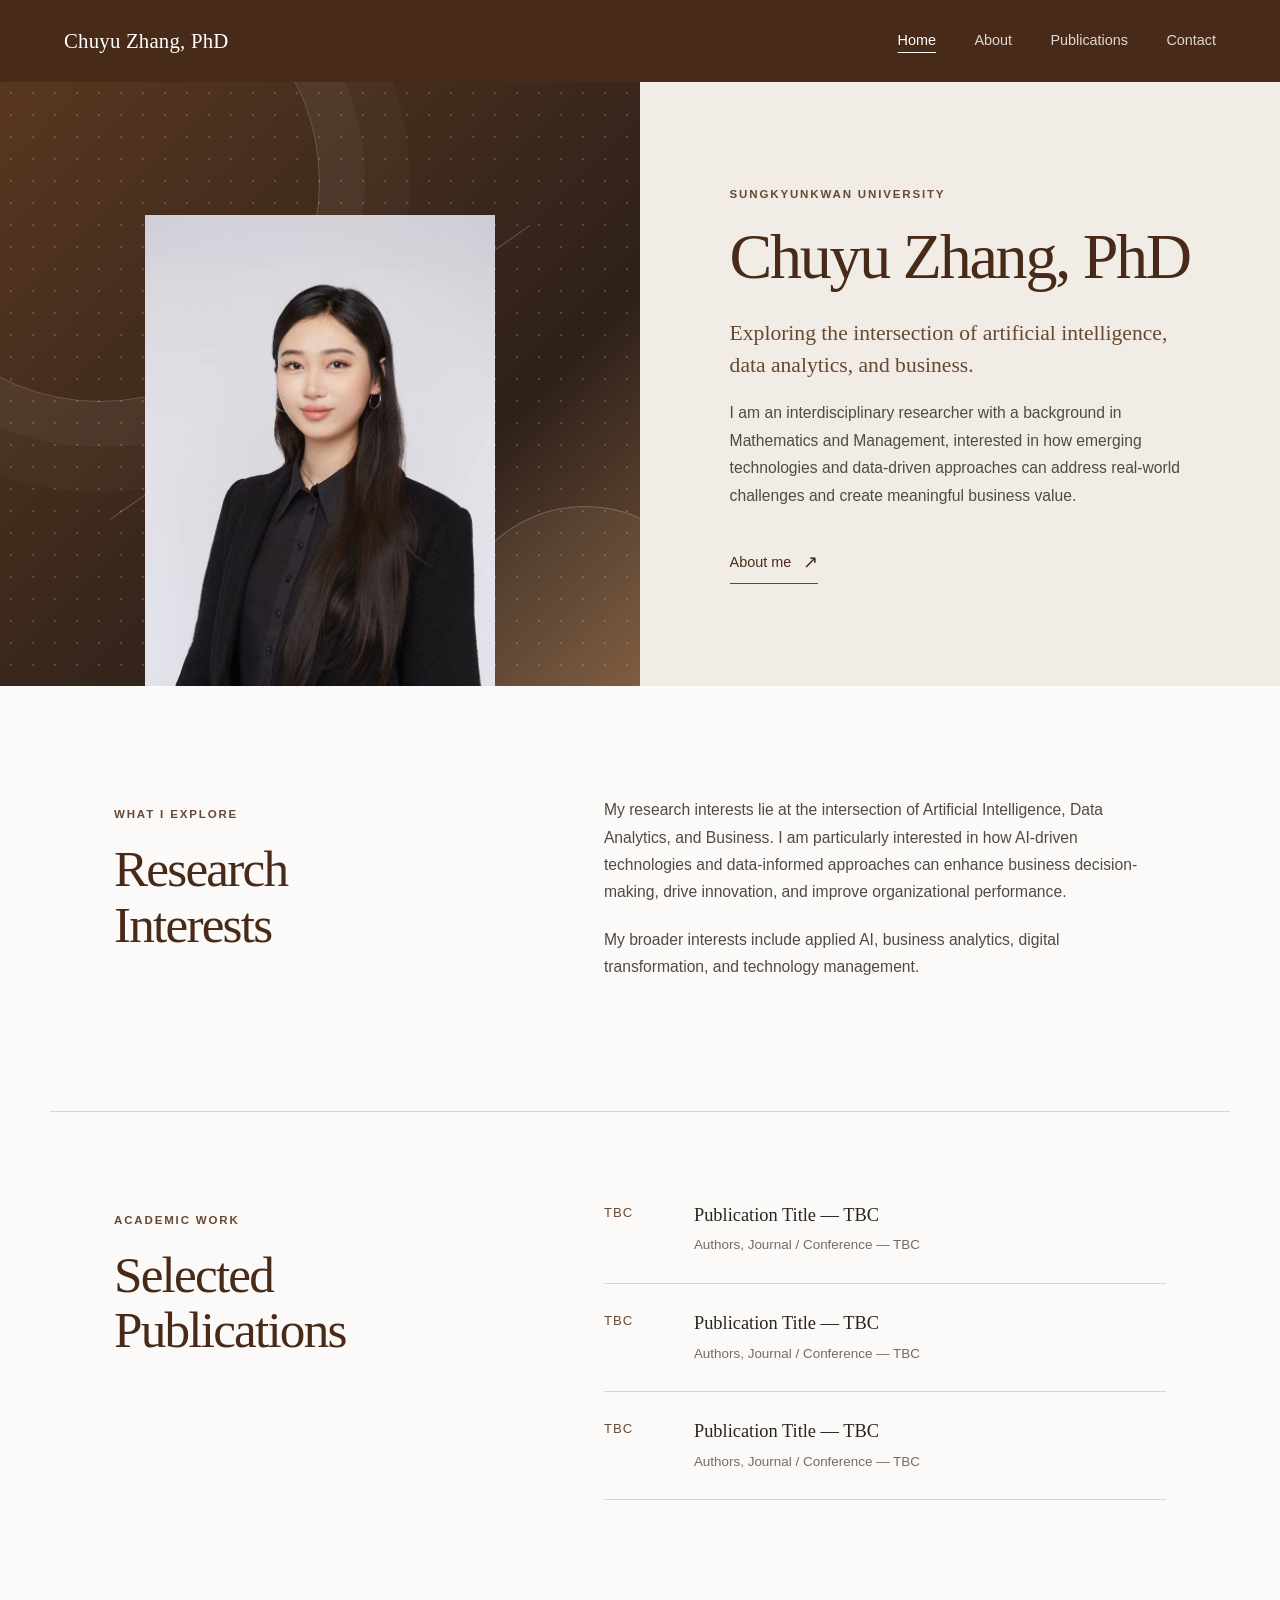
<file: index.html>
<!doctype html>
<html lang="en">
<head>
  <meta charset="utf-8">
  <meta name="viewport" content="width=device-width, initial-scale=1">
  <meta name="description" content="Chuyu Zhang — Applied AI, data analytics, and business.">
  <title>Chuyu Zhang, PhD | Home</title>
  <link rel="stylesheet" href="assets/styles.css">
  <script defer src="assets/site.js"></script>
</head>
<body>
  <header class="site-header">
    <a class="brand" href="index.html">Chuyu Zhang, PhD</a>
    <button class="menu-toggle" aria-label="Toggle navigation" aria-expanded="false">Menu</button>
    <nav class="main-nav" aria-label="Main navigation">
      <a class="active" href="index.html">Home</a>
      <a href="about.html">About</a>
      <a href="publications.html">Publications</a>
      <a href="contact.html">Contact</a>
    </nav>
  </header>

  <main>
    <section class="hero">
      <div class="hero-art" aria-hidden="true">
        <div class="orb orb-one"></div><div class="orb orb-two"></div>
        <div class="hero-lines"></div>
        <img class="hero-portrait" src="assets/home-portrait.jpg" alt="Portrait of Chuyu Zhang">
      </div>
      <div class="hero-copy">
        <p class="eyebrow">Sungkyunkwan University</p>
        <h1>Chuyu Zhang, PhD</h1>
        <p class="hero-lead">Exploring the intersection of artificial intelligence, data analytics, and business.</p>
        <p class="body-copy">I am an interdisciplinary researcher with a background in Mathematics and Management, interested in how emerging technologies and data-driven approaches can address real-world challenges and create meaningful business value.</p>
        <a class="text-link" href="about.html">About me <span aria-hidden="true">↗</span></a>
      </div>
    </section>

    <section class="split-section research-section" id="research-interests">
      <div class="section-heading"><p class="eyebrow">What I explore</p><h2>Research<br>Interests</h2></div>
      <div class="section-content">
        <p>My research interests lie at the intersection of Artificial Intelligence, Data Analytics, and Business. I am particularly interested in how AI-driven technologies and data-informed approaches can enhance business decision-making, drive innovation, and improve organizational performance.</p>
        <p>My broader interests include applied AI, business analytics, digital transformation, and technology management.</p>
      </div>
    </section>
    <section class="home-publications">
      <div class="section-heading"><p class="eyebrow">Academic work</p><h2>Selected<br>Publications</h2></div>
      <div class="publication-list compact">
        <article class="publication-item"><span class="pub-year">TBC</span><div><p class="pub-title">Publication Title — TBC</p><p class="pub-meta">Authors, Journal / Conference — TBC</p></div></article>
        <article class="publication-item"><span class="pub-year">TBC</span><div><p class="pub-title">Publication Title — TBC</p><p class="pub-meta">Authors, Journal / Conference — TBC</p></div></article>
        <article class="publication-item"><span class="pub-year">TBC</span><div><p class="pub-title">Publication Title — TBC</p><p class="pub-meta">Authors, Journal / Conference — TBC</p></div></article>
      </div>
    </section>
  </main>
</body>
</html>
</file>
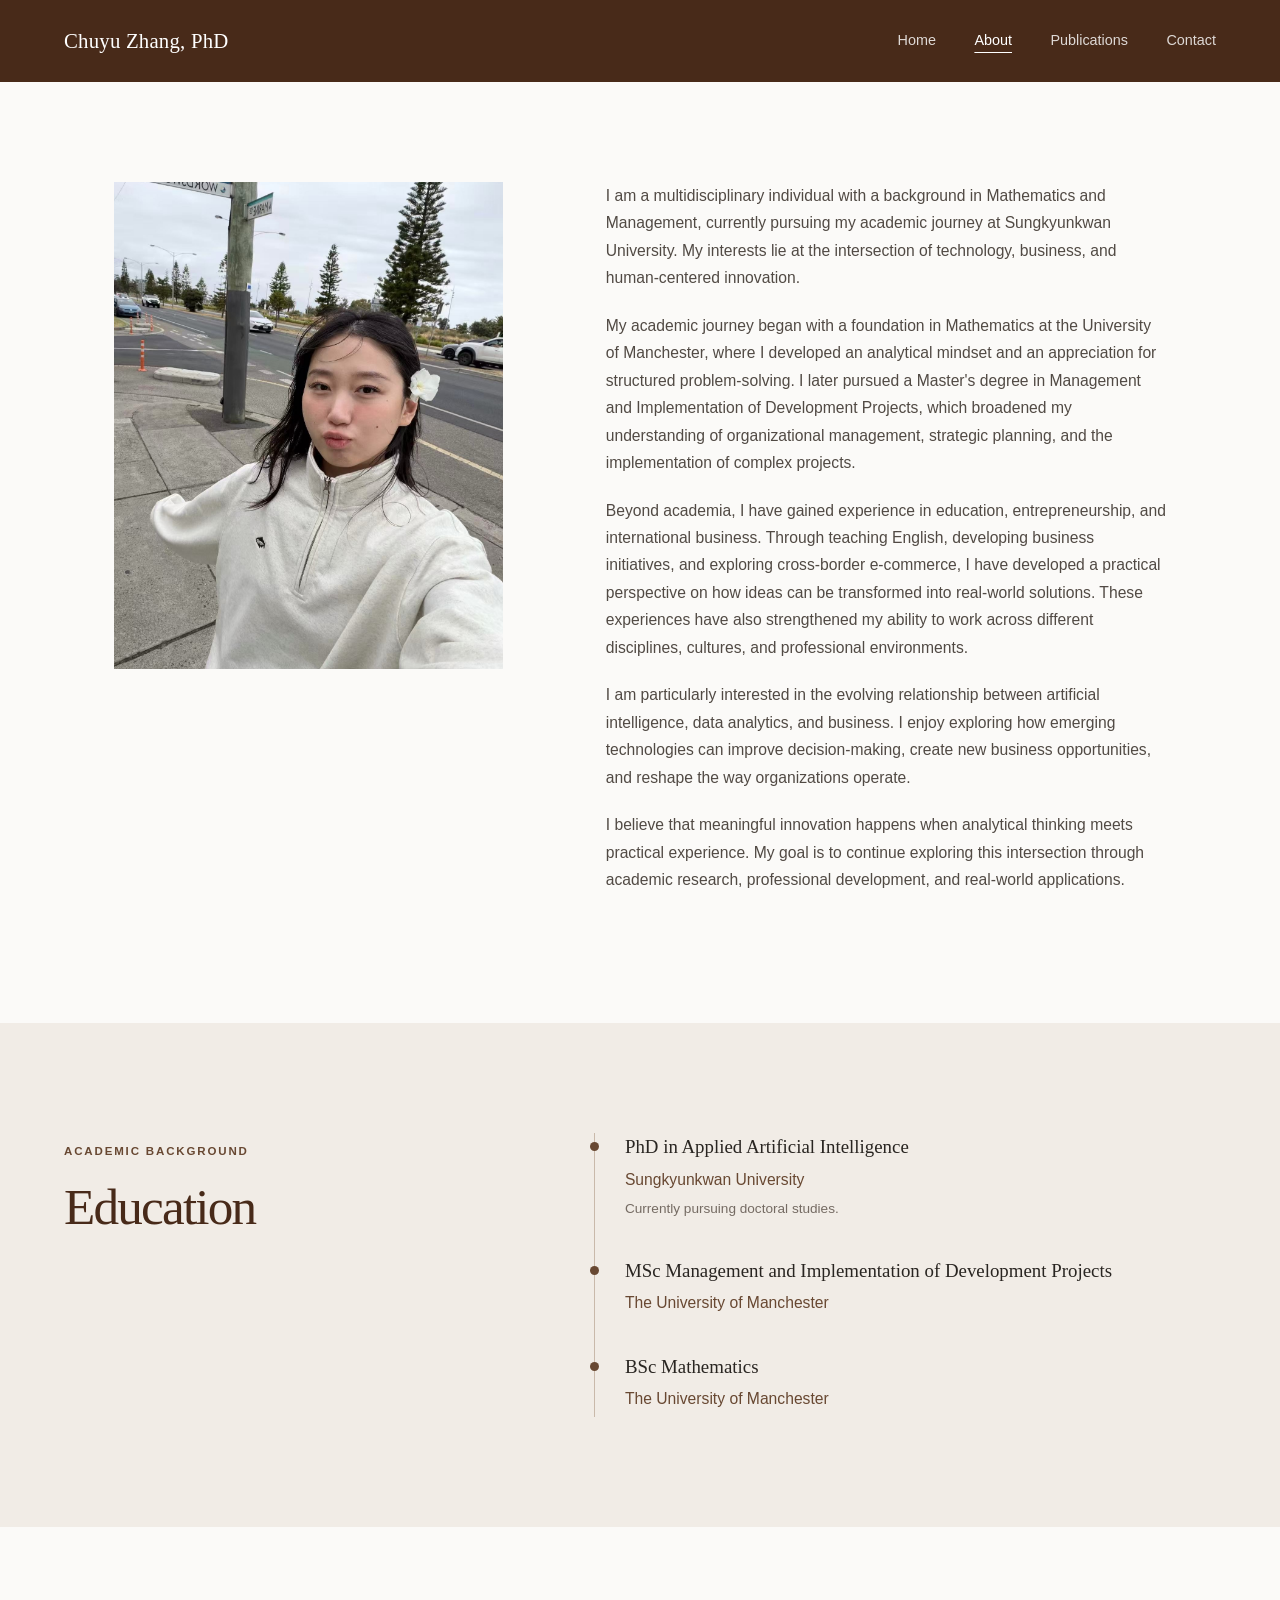
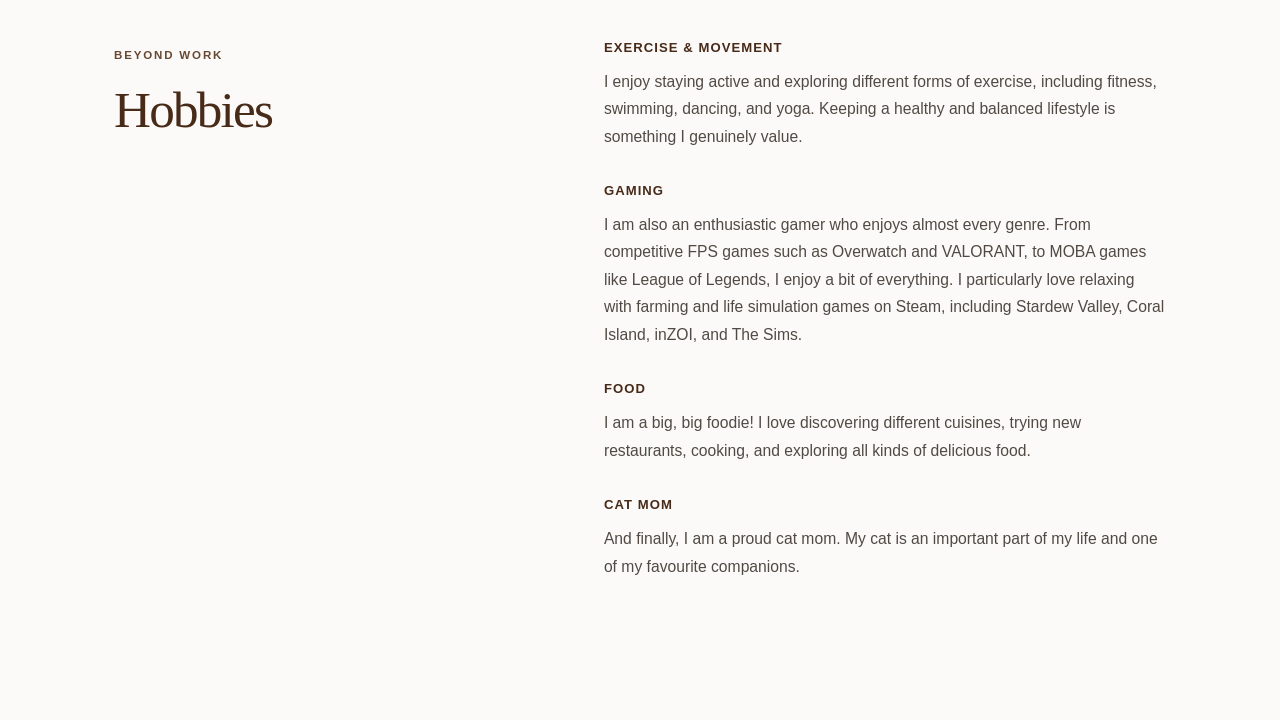
<file: about.html>
<!doctype html>
<html lang="en">
<head>
  <meta charset="utf-8">
  <meta name="viewport" content="width=device-width, initial-scale=1">
  <meta name="description" content="About Chuyu Zhang.">
  <title>Chuyu Zhang, PhD | About</title>
  <link rel="stylesheet" href="assets/styles.css">
  <script defer src="assets/site.js"></script>
</head>
<body>
  <header class="site-header">
    <a class="brand" href="index.html">Chuyu Zhang, PhD</a>
    <button class="menu-toggle" aria-label="Toggle navigation" aria-expanded="false">Menu</button>
    <nav class="main-nav" aria-label="Main navigation">
      <a href="index.html">Home</a><a class="active" href="about.html">About</a><a href="publications.html">Publications</a><a href="contact.html">Contact</a>
    </nav>
  </header>
  <main class="page-main">
    <section class="about-intro about-profile">
      <div class="about-photo-wrap">
        <img class="about-portrait" src="assets/about-portrait.jpg" alt="Chuyu Zhang outdoors">
      </div>
      <div class="section-content about-copy">
        <p>I am a multidisciplinary individual with a background in Mathematics and Management, currently pursuing my academic journey at Sungkyunkwan University. My interests lie at the intersection of technology, business, and human-centered innovation.</p>
        <p>My academic journey began with a foundation in Mathematics at the University of Manchester, where I developed an analytical mindset and an appreciation for structured problem-solving. I later pursued a Master's degree in Management and Implementation of Development Projects, which broadened my understanding of organizational management, strategic planning, and the implementation of complex projects.</p>
        <p>Beyond academia, I have gained experience in education, entrepreneurship, and international business. Through teaching English, developing business initiatives, and exploring cross-border e-commerce, I have developed a practical perspective on how ideas can be transformed into real-world solutions. These experiences have also strengthened my ability to work across different disciplines, cultures, and professional environments.</p>
        <p>I am particularly interested in the evolving relationship between artificial intelligence, data analytics, and business. I enjoy exploring how emerging technologies can improve decision-making, create new business opportunities, and reshape the way organizations operate.</p>
        <p>I believe that meaningful innovation happens when analytical thinking meets practical experience. My goal is to continue exploring this intersection through academic research, professional development, and real-world applications.</p>
      </div>
    </section>

    <section class="split-section education-section">
      <div class="section-heading"><p class="eyebrow">Academic background</p><h2>Education</h2></div>
      <div class="section-content timeline">
        <article class="education-item"><p class="education-degree">PhD in Applied Artificial Intelligence</p><p class="education-school">Sungkyunkwan University</p><p class="education-note">Currently pursuing doctoral studies.</p></article>
        <article class="education-item"><p class="education-degree">MSc Management and Implementation of Development Projects</p><p class="education-school">The University of Manchester</p></article>
        <article class="education-item"><p class="education-degree">BSc Mathematics</p><p class="education-school">The University of Manchester</p></article>
      </div>
    </section>

    <section class="split-section hobbies-section">
      <div class="section-heading"><p class="eyebrow">Beyond work</p><h2>Hobbies</h2></div>
      <div class="section-content">
        <h3 class="hobby-heading">Exercise &amp; Movement</h3>
        <p>I enjoy staying active and exploring different forms of exercise, including fitness, swimming, dancing, and yoga. Keeping a healthy and balanced lifestyle is something I genuinely value.</p>
        <h3 class="hobby-heading">Gaming</h3>
        <p>I am also an enthusiastic gamer who enjoys almost every genre. From competitive FPS games such as Overwatch and VALORANT, to MOBA games like League of Legends, I enjoy a bit of everything. I particularly love relaxing with farming and life simulation games on Steam, including Stardew Valley, Coral Island, inZOI, and The Sims.</p>
        <h3 class="hobby-heading">Food</h3>
        <p>I am a big, big foodie! I love discovering different cuisines, trying new restaurants, cooking, and exploring all kinds of delicious food.</p>
        <h3 class="hobby-heading">Cat Mom</h3>
        <p>And finally, I am a proud cat mom. My cat is an important part of my life and one of my favourite companions.</p>
      </div>
    </section>
  </main>
</body>
</html>
</file>
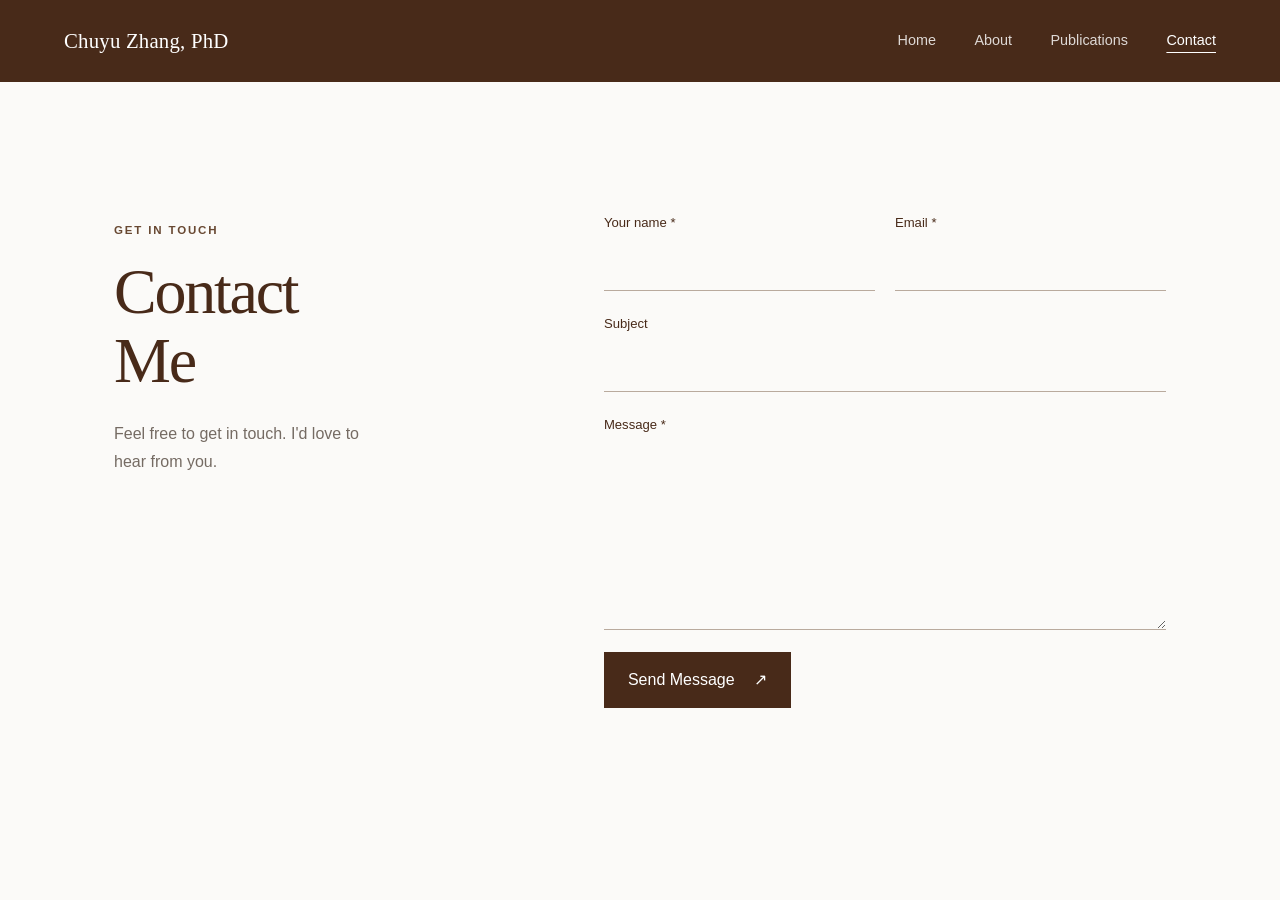
<file: contact.html>
<!doctype html>
<html lang="en">
<head>
  <meta charset="utf-8">
  <meta name="viewport" content="width=device-width, initial-scale=1">
  <meta name="description" content="Contact Chuyu Zhang.">
  <title>Chuyu Zhang, PhD | Contact</title>
  <link rel="stylesheet" href="assets/styles.css">
  <script defer src="assets/site.js"></script>
</head>
<body>
  <header class="site-header">
    <a class="brand" href="index.html">Chuyu Zhang, PhD</a>
    <button class="menu-toggle" aria-label="Toggle navigation" aria-expanded="false">Menu</button>
    <nav class="main-nav" aria-label="Main navigation">
      <a href="index.html">Home</a><a href="about.html">About</a><a href="publications.html">Publications</a><a class="active" href="contact.html">Contact</a>
    </nav>
  </header>
  <main class="page-main">
    <section class="split-section contact-section">
      <div class="section-heading"><p class="eyebrow">Get in touch</p><h1>Contact<br>Me</h1><p class="contact-intro">Feel free to get in touch. I'd love to hear from you.</p></div>
      <div class="section-content">
        <!-- Replace YOUR_FORMSPREE_ID with your Formspree form ID before publishing. -->
        <form class="contact-form" action="https://formspree.io/f/xeaapwgz" method="POST">
          <div class="form-row">
            <label>Your name *<input type="text" name="name" autocomplete="name" required></label>
            <label>Email *<input type="email" name="email" autocomplete="email" required></label>
          </div>
          <label>Subject<input type="text" name="subject"></label>
          <label>Message *<textarea name="message" rows="7" required></textarea></label>
          <button class="submit-button" type="submit">Send Message <span aria-hidden="true">↗</span></button>
          <p class="form-note"></p>
        </form>
      </div>
    </section>
  </main>
</body>
</html>
</file>
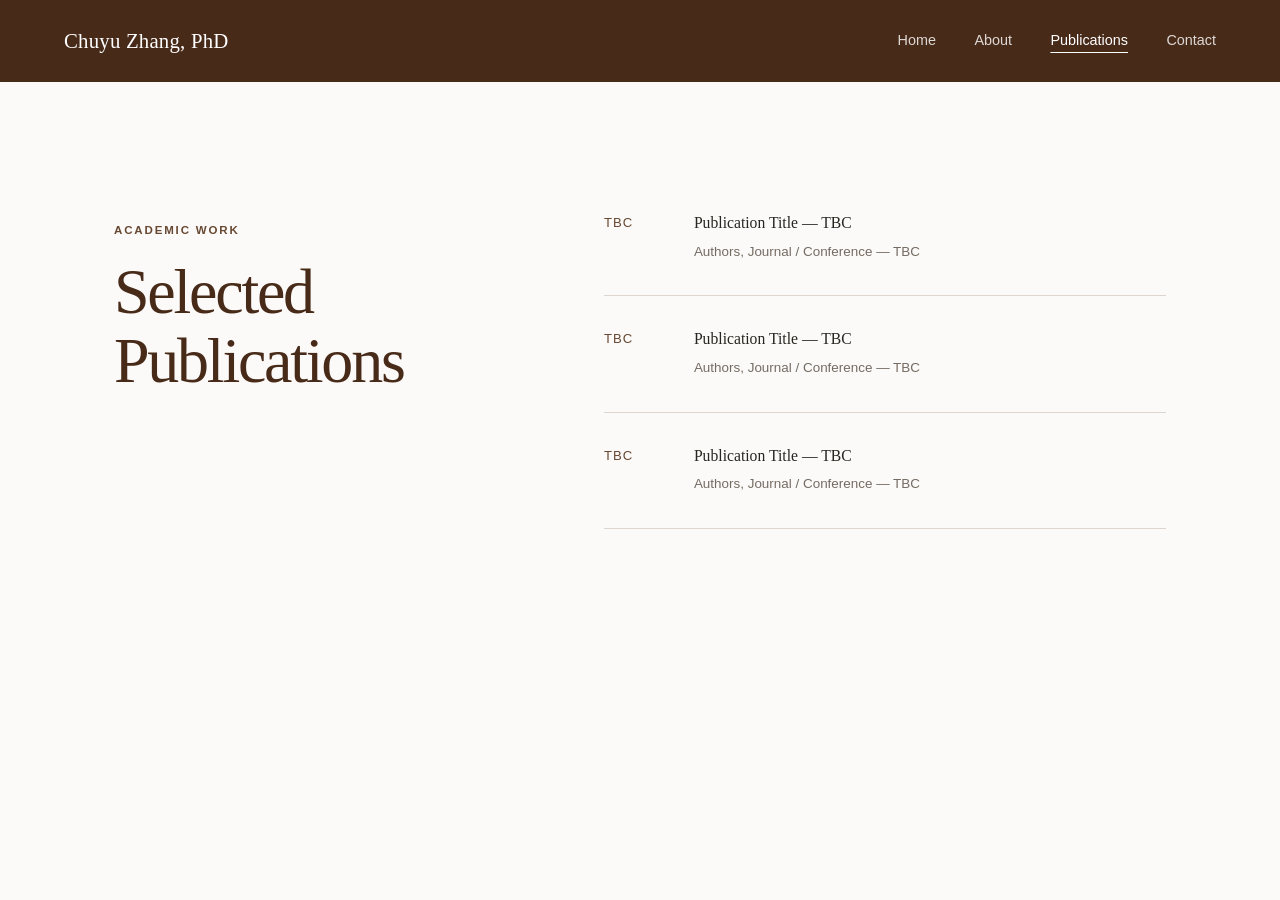
<file: publications.html>
<!doctype html>
<html lang="en">
<head>
  <meta charset="utf-8">
  <meta name="viewport" content="width=device-width, initial-scale=1">
  <meta name="description" content="Selected publications by Chuyu Zhang.">
  <title>Chuyu Zhang, PhD | Publications</title>
  <link rel="stylesheet" href="assets/styles.css">
  <script defer src="assets/site.js"></script>
</head>
<body>
  <header class="site-header">
    <a class="brand" href="index.html">Chuyu Zhang, PhD</a>
    <button class="menu-toggle" aria-label="Toggle navigation" aria-expanded="false">Menu</button>
    <nav class="main-nav" aria-label="Main navigation">
      <a href="index.html">Home</a><a href="about.html">About</a><a class="active" href="publications.html">Publications</a><a href="contact.html">Contact</a>
    </nav>
  </header>
  <main class="page-main">
    <section class="split-section publications-page">
      <div class="section-heading"><p class="eyebrow">Academic work</p><h1>Selected<br>Publications</h1></div>
      <div class="section-content publication-list">
        <article class="publication-item"><span class="pub-year">TBC</span><div><p class="pub-title">Publication Title — TBC</p><p class="pub-meta">Authors, Journal / Conference — TBC</p></div></article>
        <article class="publication-item"><span class="pub-year">TBC</span><div><p class="pub-title">Publication Title — TBC</p><p class="pub-meta">Authors, Journal / Conference — TBC</p></div></article>
        <article class="publication-item"><span class="pub-year">TBC</span><div><p class="pub-title">Publication Title — TBC</p><p class="pub-meta">Authors, Journal / Conference — TBC</p></div></article>
      </div>
    </section>
  </main>
</body>
</html>
</file>
<file: assets/styles.css>
:root {
  --brown: #482a19;
  --brown-2: #684832;
  --ink: #292521;
  --muted: #756b63;
  --paper: #fbfaf8;
  --warm: #f1ece6;
  --line: #ded6ce;
  --max: 1180px;
}
* { box-sizing: border-box; }
html { scroll-behavior: smooth; }
body { margin: 0; color: var(--ink); background: var(--paper); font-family: "Avenir Next", Avenir, "Segoe UI", sans-serif; line-height: 1.75; }
a { color: inherit; }
.site-header {
  height: 82px; padding: 0 max(5vw, calc((100vw - var(--max))/2));
  display: flex; align-items: center; justify-content: space-between; gap: 28px;
  background: var(--brown); color: #fff; position: sticky; top: 0; z-index: 20;
}
.brand { text-decoration: none; font-family: Georgia, serif; font-size: 1.3rem; letter-spacing: .01em; white-space: nowrap; }
.main-nav { display: flex; align-items: center; gap: clamp(18px, 3vw, 42px); }
.main-nav a { text-decoration: none; color: rgba(255,255,255,.82); font-size: .9rem; transition: color .2s; }
.main-nav a:hover, .main-nav a.active { color: #fff; }
.main-nav a.active { text-underline-offset: 7px; text-decoration: underline; }
.menu-toggle { display: none; background: transparent; color: white; border: 1px solid rgba(255,255,255,.5); padding: 7px 12px; border-radius: 2px; }
.hero { min-height: 590px; display: grid; grid-template-columns: 1fr 1fr; background: var(--warm); }
.hero-art { min-height: 590px; position: relative; overflow: hidden; background: linear-gradient(135deg, #583720, #2e211a 68%, #77553b); }
.hero-art:before { content:""; position:absolute; inset:0; opacity:.2; background-image: radial-gradient(#e9d8c5 1px, transparent 1px); background-size: 22px 22px; }
.orb { position:absolute; border-radius:50%; border:1px solid rgba(255,255,255,.2); }
.orb-one { width:440px; height:440px; left:-120px; top:-120px; box-shadow: 0 0 0 45px rgba(255,255,255,.035), 0 0 0 90px rgba(255,255,255,.025); }
.orb-two { width:270px; height:270px; right:-80px; bottom:-90px; background:rgba(215,183,148,.08); }
.hero-lines { position:absolute; width:80%; height:1px; background:rgba(255,255,255,.22); transform:rotate(-35deg); top:48%; left:10%; }
.portrait-placeholder { position:absolute; width:min(62%, 350px); height:78%; left:50%; bottom:0; transform:translateX(-50%); border:1px solid rgba(255,255,255,.3); background:linear-gradient(160deg, rgba(238,222,205,.24), rgba(28,20,15,.45)); display:flex; align-items:center; justify-content:center; color:rgba(255,255,255,.75); letter-spacing:.22em; font: .8rem/1.8 Georgia,serif; text-align:center; }
.hero-copy { padding: clamp(52px, 8vw, 112px) clamp(34px, 7vw, 100px); align-self:center; }
.eyebrow { text-transform: uppercase; letter-spacing: .16em; color: var(--brown-2); font-size: .72rem; font-weight: 650; margin: 0 0 17px; }
h1, h2 { font-family: Georgia, "Times New Roman", serif; font-weight: 400; letter-spacing: -.035em; line-height: 1.08; color: var(--brown); margin: 0; }
h1 { font-size: clamp(2.7rem, 5vw, 4.5rem); }
h2 { font-size: clamp(2.5rem, 4vw, 3.7rem); }
.hero-lead { font: 1.35rem/1.5 Georgia,serif; color: var(--brown-2); margin: 26px 0 18px; }
.body-copy, .section-content p { color: #514a44; font-size: .98rem; }
.text-link { display:inline-flex; align-items:center; gap:12px; margin-top:22px; color:var(--brown); text-decoration:none; border-bottom:1px solid var(--brown-2); padding-bottom:5px; font-size:.9rem; }
.text-link span { font-size:1.1rem; }
.split-section, .home-publications { max-width: var(--max); margin: 0 auto; padding: 110px 5vw; display:grid; grid-template-columns: .8fr 1.2fr; gap: clamp(40px, 9vw, 140px); }
.section-heading { padding-top: 8px; }
.section-content p:first-child { margin-top:0; }
.section-content p { margin: 0 0 20px; }
.research-section { border-bottom:1px solid var(--line); }
.home-publications { padding-top:90px; padding-bottom:110px; }
.publication-list { display:flex; flex-direction:column; }
.publication-item { display:grid; grid-template-columns:72px 1fr; gap:18px; padding:0 0 26px; margin-bottom:26px; border-bottom:1px solid var(--line); }
.publication-item:last-child { margin-bottom:0; }
.pub-year { color:var(--brown-2); font-size:.82rem; letter-spacing:.08em; }
.pub-title { font:1.15rem/1.45 Georgia,serif; margin:0 0 5px !important; color:var(--ink) !important; }
.pub-meta { margin:0 !important; color:var(--muted) !important; font-size:.84rem !important; }
.page-main { min-height: calc(100vh - 82px); }
.about-intro { padding-top:100px; }
.education-section { background:var(--warm); max-width:none; padding-left:max(5vw, calc((100vw - var(--max))/2)); padding-right:max(5vw, calc((100vw - var(--max))/2)); }
.timeline { border-left:1px solid #c9b9aa; padding-left:30px; }
.education-item { position:relative; margin:0 0 36px; }
.education-item:last-child { margin-bottom:0; }
.education-item:before { content:""; position:absolute; width:9px; height:9px; border-radius:50%; background:var(--brown-2); left:-35px; top:9px; }
.education-degree { font:1.18rem/1.45 Georgia,serif !important; color:var(--ink) !important; margin:0 0 5px !important; }
.education-school { color:var(--brown-2) !important; margin:0 0 4px !important; }
.education-note { font-size:.85rem !important; color:var(--muted) !important; margin:0 !important; }
.hobbies-section { padding-bottom:120px; }
.publications-page { padding-top:130px; min-height:calc(100vh - 82px); }
.publication-list:not(.compact) .publication-item { padding-bottom:32px; margin-bottom:32px; }
.contact-section { padding-top:130px; min-height:calc(100vh - 82px); }
.contact-intro { max-width:260px; margin-top:25px; color:var(--muted); }
.contact-form { display:flex; flex-direction:column; gap:22px; }
.contact-form label { display:flex; flex-direction:column; gap:8px; color:var(--brown); font-size:.82rem; }
.form-row { display:grid; grid-template-columns:1fr 1fr; gap:20px; }
.contact-form input, .contact-form textarea { width:100%; border:0; border-bottom:1px solid #b9aa9d; border-radius:0; background:transparent; padding:12px 2px; color:var(--ink); font:inherit; outline:none; resize:vertical; }
.contact-form input:focus, .contact-form textarea:focus { border-bottom:2px solid var(--brown); }
.submit-button { align-self:flex-start; border:0; background:var(--brown); color:white; padding:14px 24px; font:inherit; cursor:pointer; transition:background .2s; }
.submit-button:hover { background:var(--brown-2); }
.submit-button span { margin-left:15px; }
.form-note { color:var(--muted); font-size:.78rem; margin:0; }
@media (max-width: 760px) {
  .site-header { height:72px; padding:0 6vw; }
  .brand { font-size:1.08rem; }
  .menu-toggle { display:block; }
  .main-nav { display:none; position:absolute; top:72px; left:0; right:0; padding:18px 6vw 24px; background:var(--brown); flex-direction:column; align-items:flex-start; gap:16px; }
  .main-nav.is-open { display:flex; }
  .hero { grid-template-columns:1fr; }
  .hero-art { min-height:390px; }
  .hero-copy { padding:55px 7vw 65px; }
  .split-section, .home-publications { grid-template-columns:1fr; gap:30px; padding:75px 7vw; }
  .education-section { padding-left:7vw; padding-right:7vw; }
  .publications-page, .contact-section { padding-top:75px; }
  .form-row { grid-template-columns:1fr; }
  .publication-item { grid-template-columns:54px 1fr; gap:12px; }
}
@media (prefers-reduced-motion: reduce) { html { scroll-behavior:auto; } * { transition:none !important; } }

/* Small section labels within the Hobbies text column */
.hobby-heading {
  margin: 30px 0 8px;
  color: var(--brown);
  font-family: "Avenir Next", Avenir, "Segoe UI", sans-serif;
  font-size: .82rem;
  font-weight: 650;
  letter-spacing: .08em;
  text-transform: uppercase;
}
.hobby-heading:first-child { margin-top: 0; }

/* Real profile photographs */
.hero-portrait {
  position: absolute;
  width: min(62%, 350px);
  height: 78%;
  left: 50%;
  bottom: 0;
  transform: translateX(-50%);
  object-fit: cover;
  object-position: center 22%;
  display: block;
}
.about-profile {
  max-width: var(--max);
  margin: 0 auto;
  padding: 100px 5vw 110px;
  display: grid;
  grid-template-columns: minmax(260px, .82fr) 1.18fr;
  gap: clamp(42px, 8vw, 120px);
  align-items: start;
}
.about-photo-wrap { width: 100%; }
.about-portrait {
  display: block;
  width: 100%;
  max-height: 680px;
  aspect-ratio: 4 / 5;
  object-fit: cover;
  object-position: center 42%;
}
.about-copy p:first-child { margin-top: 0; }
@media (max-width: 760px) {
  .hero-portrait { width: min(72%, 300px); height: 82%; }
  .about-profile { grid-template-columns: 1fr; padding: 65px 7vw 75px; gap: 34px; }
  .about-photo-wrap { max-width: 420px; }
  .about-portrait { max-height: 560px; }
}
</file>
